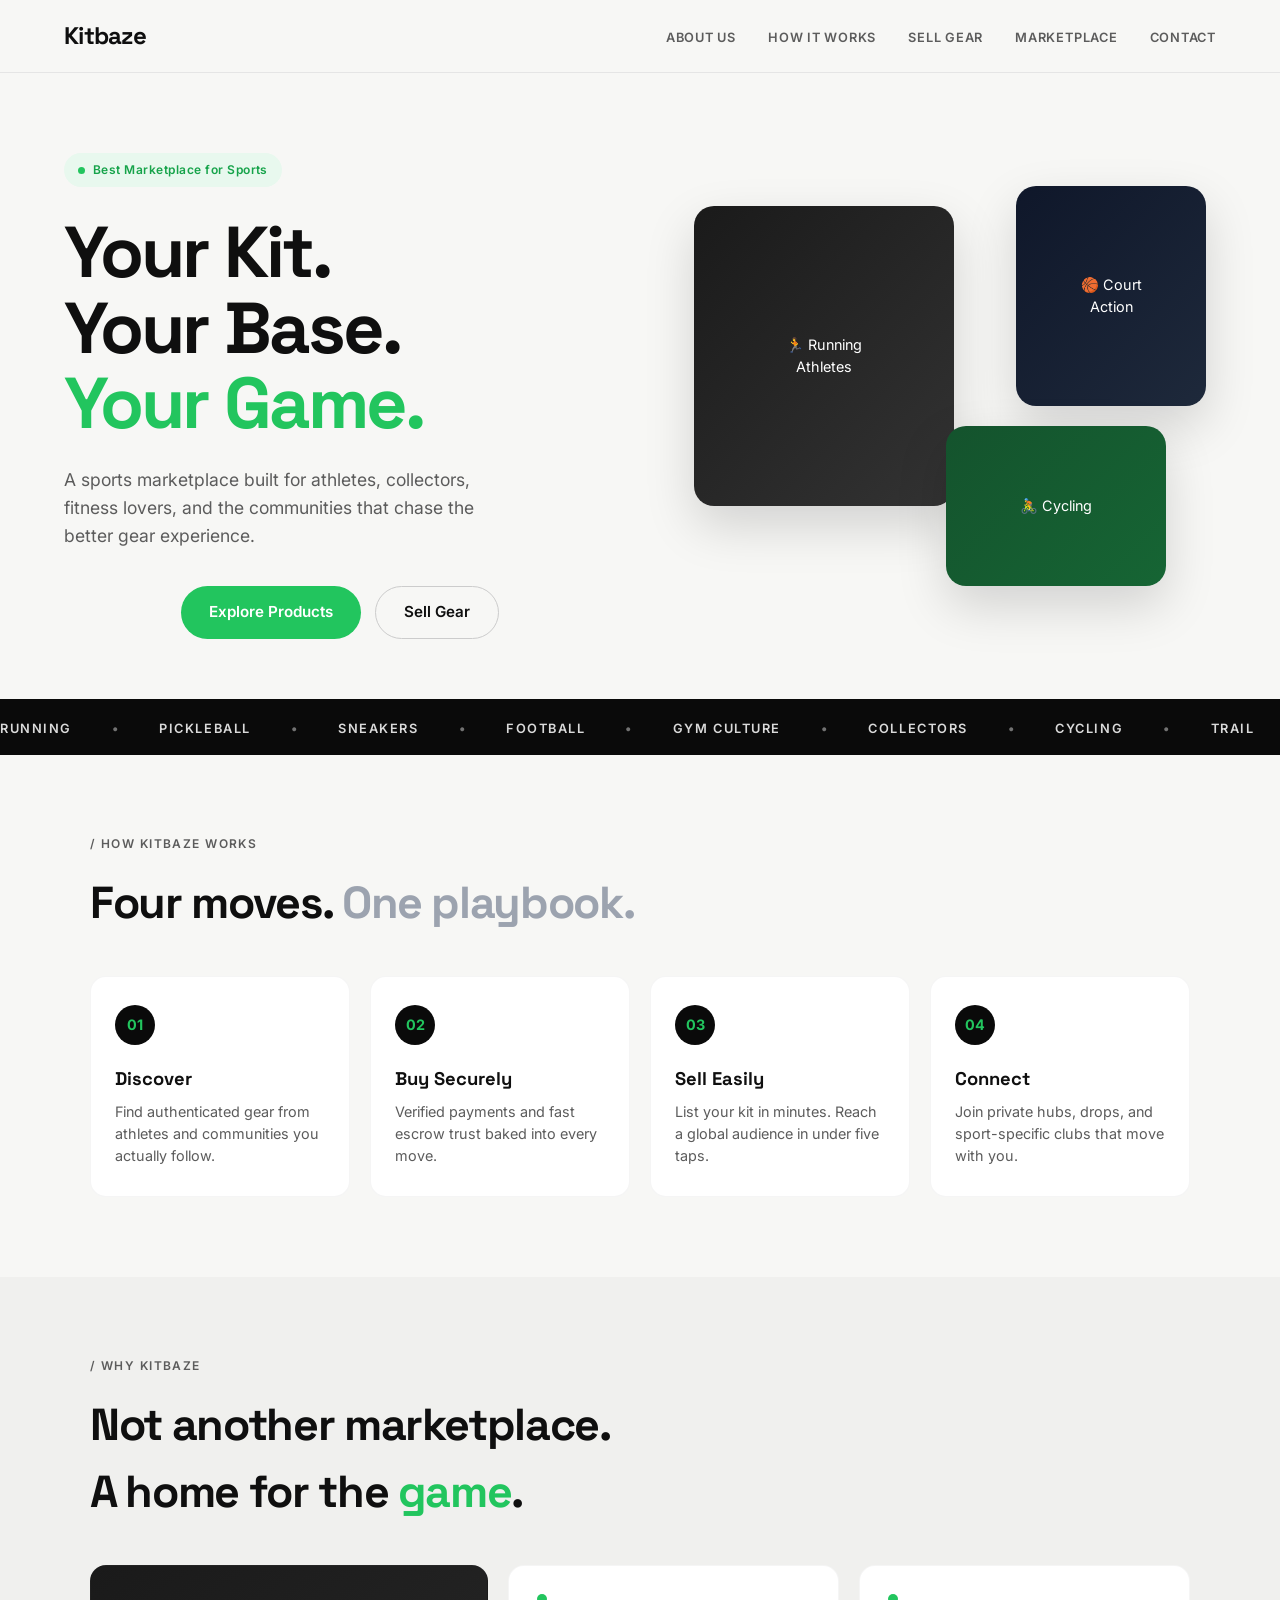
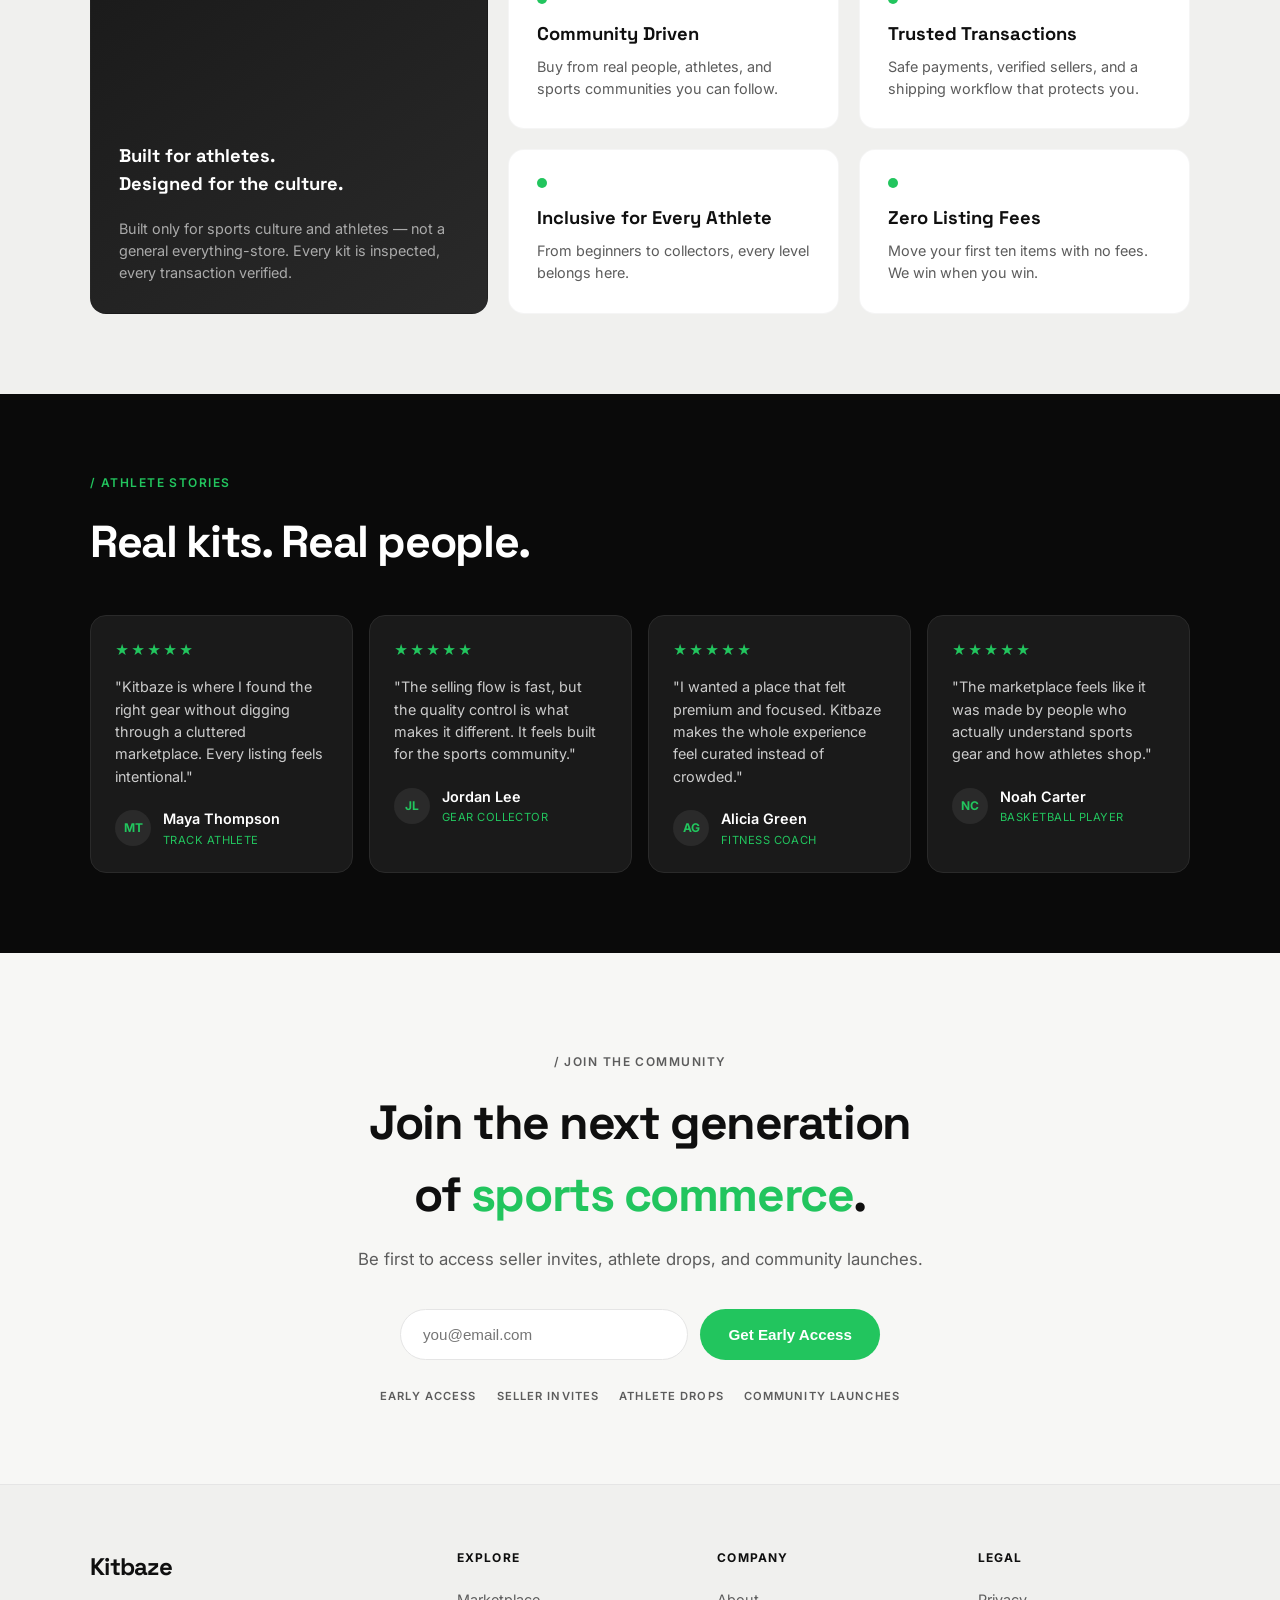
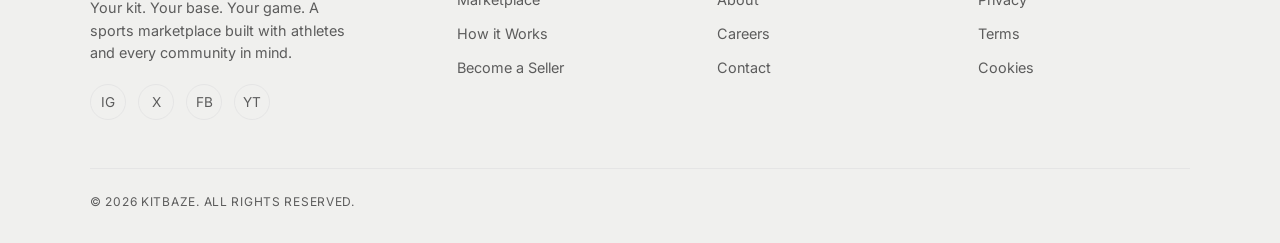
<file: index.html>
<!DOCTYPE html>
<html lang="en">
<head>
  <meta charset="UTF-8" />
  <meta name="viewport" content="width=device-width, initial-scale=1.0" />
  <title>Kitbaze — Your Kit. Your Base. Your Game.</title>
  <meta name="description" content="A sports marketplace built for athletes, collectors, fitness lovers, and the communities that chase the better gear experience." />
  <link rel="preconnect" href="https://fonts.googleapis.com" />
  <link rel="preconnect" href="https://fonts.gstatic.com" crossorigin />
  <link href="https://fonts.googleapis.com/css2?family=Inter:wght@400;500;600;700;800&family=Space+Grotesk:wght@500;600;700&display=swap" rel="stylesheet" />
  <link rel="stylesheet" href="styles.css" />
  <style>
    .hero {
      max-width: 1200px; margin: 0 auto; padding: 80px 24px 60px;
      display: grid; grid-template-columns: 1fr 1fr; gap: 48px; align-items: center;
    }
    .badge {
      display: inline-flex; align-items: center; gap: 8px;
      background: #e8f8ee; color: var(--green-dark); font-size: 0.75rem;
      font-weight: 600; letter-spacing: 0.04em; padding: 8px 14px;
      border-radius: 999px; margin-bottom: 28px;
    }
    .badge::before { content: ''; width: 7px; height: 7px; background: var(--green); border-radius: 50%; }
    .hero h1 {
      font-size: clamp(3rem, 6vw, 4.5rem); font-weight: 700;
      line-height: 1.05; letter-spacing: -0.04em; margin-bottom: 24px;
    }
    .hero h1 .green { color: var(--green); }
    .hero-desc { font-size: 1.1rem; color: var(--text-muted); max-width: 420px; margin-bottom: 36px; line-height: 1.6; }
    .hero-btns { display: flex; gap: 14px; flex-wrap: wrap; }
    .hero-images { position: relative; height: 420px; }
    .hero-img {
      position: absolute; border-radius: 20px; box-shadow: 0 20px 50px rgba(0,0,0,0.15);
      display: flex; align-items: center; justify-content: center; color: #fff;
      font-size: 0.9rem; text-align: center; padding: 16px;
    }
    .hero-img-1 { width: 260px; height: 300px; top: 20px; left: 30px; z-index: 2; background: linear-gradient(135deg,#1a1a1a,#333); }
    .hero-img-2 { width: 190px; height: 220px; top: 0; right: 10px; z-index: 1; background: linear-gradient(135deg,#0f172a,#1e293b); }
    .hero-img-3 { width: 220px; height: 160px; bottom: 20px; right: 50px; z-index: 3; background: linear-gradient(135deg,#14532d,#166534); }

    .marquee-wrap { background: var(--dark); color: #fff; overflow: hidden; padding: 16px 0; white-space: nowrap; }
    .marquee { display: inline-flex; gap: 40px; animation: scroll 30s linear infinite; }
    .marquee span { font-size: 0.8rem; font-weight: 600; letter-spacing: 0.12em; text-transform: uppercase; opacity: 0.85; }
    .marquee span::after { content: '•'; margin-left: 40px; opacity: 0.5; }
    @keyframes scroll { 0% { transform: translateX(0); } 100% { transform: translateX(-50%); } }

    .steps { display: grid; grid-template-columns: repeat(4, 1fr); gap: 20px; margin-top: 40px; }
    .step { background: var(--bg-card); border-radius: var(--radius); padding: 28px 24px; border: 1px solid rgba(0,0,0,0.04); }
    .step-num {
      width: 40px; height: 40px; background: var(--dark); color: var(--green);
      border-radius: 50%; display: flex; align-items: center; justify-content: center;
      font-weight: 700; font-size: 0.9rem; margin-bottom: 20px;
    }
    .step h3 { font-size: 1.15rem; font-weight: 700; margin-bottom: 8px; }
    .step p { font-size: 0.9rem; color: var(--text-muted); line-height: 1.55; }

    .features { display: grid; grid-template-columns: 1.2fr 1fr 1fr; gap: 20px; margin-top: 40px; }
    .feature-card { background: var(--bg-card); border-radius: var(--radius); padding: 28px; border: 1px solid rgba(0,0,0,0.04); }
    .feature-card.featured {
      background: linear-gradient(145deg,#1a1a1a,#2a2a2a); color: #fff;
      grid-row: span 2; display: flex; flex-direction: column; justify-content: flex-end; min-height: 300px;
    }
    .feature-card.featured p { color: #aaa; margin-top: 12px; }
    .feature-dot { width: 10px; height: 10px; background: var(--green); border-radius: 50%; margin-bottom: 16px; }
    .feature-card h3 { font-size: 1.15rem; font-weight: 700; margin-bottom: 8px; }
    .feature-card p { font-size: 0.9rem; color: var(--text-muted); line-height: 1.55; }

    .testimonials { background: var(--dark); color: #fff; }
    .testimonials .section-label { color: var(--green); }
    .testimonial-grid { display: grid; grid-template-columns: repeat(auto-fit, minmax(220px, 1fr)); gap: 16px; margin-top: 40px; }
    .testimonial { background: #1a1a1a; border-radius: var(--radius); padding: 24px; border: 1px solid #2a2a2a; }
    .stars { color: var(--green); font-size: 0.85rem; letter-spacing: 2px; margin-bottom: 16px; }
    .testimonial p { font-size: 0.9rem; line-height: 1.55; color: #ccc; margin-bottom: 20px; }
    .author { display: flex; align-items: center; gap: 12px; }
    .author-avatar {
      width: 36px; height: 36px; border-radius: 50%; background: #2a2a2a;
      display: flex; align-items: center; justify-content: center;
      font-size: 0.75rem; font-weight: 700; color: var(--green);
    }
    .author-name { font-weight: 600; font-size: 0.9rem; }
    .author-role { font-size: 0.7rem; color: var(--green); letter-spacing: 0.04em; text-transform: uppercase; margin-top: 2px; }

    .cta { text-align: center; padding: 100px 24px 80px; }
    .cta h2 { font-size: clamp(2rem, 4vw, 3rem); font-weight: 700; letter-spacing: -0.03em; margin-bottom: 16px; }
    .cta h2 .green { color: var(--green); }
    .cta-desc { color: var(--text-muted); margin-bottom: 36px; font-size: 1.05rem; }
    .cta-form { display: flex; gap: 12px; max-width: 480px; margin: 0 auto 28px; flex-wrap: wrap; justify-content: center; }
    .cta-form input {
      flex: 1; min-width: 220px; padding: 16px 22px; border-radius: 999px;
      border: 1.5px solid var(--border); background: #fff; font-size: 0.95rem; outline: none;
    }
    .cta-form input:focus { border-color: var(--green); }
    .cta-tags { display: flex; gap: 20px; justify-content: center; flex-wrap: wrap; font-size: 0.7rem; font-weight: 600; letter-spacing: 0.1em; text-transform: uppercase; color: var(--text-muted); }

    @media (max-width: 900px) {
      .hero { grid-template-columns: 1fr; }
      .hero-images { height: 320px; order: -1; }
      .steps { grid-template-columns: 1fr 1fr; }
      .features { grid-template-columns: 1fr; }
      .feature-card.featured { grid-row: auto; min-height: 220px; }
    }
    @media (max-width: 600px) { .steps { grid-template-columns: 1fr; } }
  </style>
</head>
<body>
  <nav class="nav">
    <div class="nav-inner">
      <a href="index.html" class="logo">Kitbaze</a>
      <ul class="nav-links">
        <li><a href="about.html">About Us</a></li>
        <li><a href="how-it-works.html">How It Works</a></li>
        <li><a href="seller.html">Sell Gear</a></li>
        <li><a href="marketplace.html">Marketplace</a></li>
        <li><a href="contact.html">Contact</a></li>
      </ul>
    </div>
  </nav>

  <header class="hero">
    <div>
      <div class="badge">Best Marketplace for Sports</div>
      <h1>Your Kit.<br>Your Base.<br><span class="green">Your Game.</span></h1>
      <p class="hero-desc">A sports marketplace built for athletes, collectors, fitness lovers, and the communities that chase the better gear experience.</p>
      <div class="hero-btns">
        <a href="marketplace.html" class="btn btn-primary">Explore Products</a>
        <a href="seller.html" class="btn btn-outline">Sell Gear</a>
      </div>
    </div>
    <div class="hero-images">
      <div class="hero-img hero-img-1">🏃 Running<br>Athletes</div>
      <div class="hero-img hero-img-2">🏀 Court<br>Action</div>
      <div class="hero-img hero-img-3">🚴 Cycling</div>
    </div>
  </header>

  <div class="marquee-wrap">
    <div class="marquee">
      <span>Running</span><span>Pickleball</span><span>Sneakers</span><span>Football</span>
      <span>Gym Culture</span><span>Collectors</span><span>Cycling</span><span>Trail</span>
      <span>Triathlon</span><span>Marathons</span><span>Track & Field</span><span>Swim</span>
      <span>Hiking</span><span>Yoga</span><span>Climbing</span><span>CrossFit</span>
      <span>Running</span><span>Pickleball</span><span>Sneakers</span><span>Football</span>
      <span>Gym Culture</span><span>Collectors</span><span>Cycling</span><span>Trail</span>
      <span>Triathlon</span><span>Marathons</span><span>Track & Field</span><span>Swim</span>
      <span>Hiking</span><span>Yoga</span><span>Climbing</span><span>CrossFit</span>
    </div>
  </div>

  <section>
    <div class="container">
      <div class="section-label">/ How Kitbaze Works</div>
      <h2 style="font-size:clamp(2rem,4vw,2.8rem);font-weight:700;letter-spacing:-0.03em;margin-bottom:8px;">Four moves. <span style="color:#9ca3af;">One playbook.</span></h2>
      <div class="steps">
        <div class="step"><div class="step-num">01</div><h3>Discover</h3><p>Find authenticated gear from athletes and communities you actually follow.</p></div>
        <div class="step"><div class="step-num">02</div><h3>Buy Securely</h3><p>Verified payments and fast escrow trust baked into every move.</p></div>
        <div class="step"><div class="step-num">03</div><h3>Sell Easily</h3><p>List your kit in minutes. Reach a global audience in under five taps.</p></div>
        <div class="step"><div class="step-num">04</div><h3>Connect</h3><p>Join private hubs, drops, and sport-specific clubs that move with you.</p></div>
      </div>
    </div>
  </section>

  <section style="background:#f0f0ee;">
    <div class="container">
      <div class="section-label">/ Why Kitbaze</div>
      <h2 style="font-size:clamp(2rem,4vw,2.8rem);font-weight:700;letter-spacing:-0.03em;max-width:600px;">Not another marketplace.<br>A home for the <span style="color:var(--green);">game</span>.</h2>
      <div class="features">
        <div class="feature-card featured">
          <h3>Built for athletes.<br>Designed for the culture.</h3>
          <p>Built only for sports culture and athletes — not a general everything-store. Every kit is inspected, every transaction verified.</p>
        </div>
        <div class="feature-card"><div class="feature-dot"></div><h3>Community Driven</h3><p>Buy from real people, athletes, and sports communities you can follow.</p></div>
        <div class="feature-card"><div class="feature-dot"></div><h3>Trusted Transactions</h3><p>Safe payments, verified sellers, and a shipping workflow that protects you.</p></div>
        <div class="feature-card"><div class="feature-dot"></div><h3>Inclusive for Every Athlete</h3><p>From beginners to collectors, every level belongs here.</p></div>
        <div class="feature-card"><div class="feature-dot"></div><h3>Zero Listing Fees</h3><p>Move your first ten items with no fees. We win when you win.</p></div>
      </div>
    </div>
  </section>

  <section class="testimonials">
    <div class="container">
      <div class="section-label">/ Athlete Stories</div>
      <h2 style="font-size:clamp(2rem,4vw,2.8rem);font-weight:700;letter-spacing:-0.03em;">Real kits. Real people.</h2>
      <div class="testimonial-grid">
        <div class="testimonial">
          <div class="stars">★★★★★</div>
          <p>"Kitbaze is where I found the right gear without digging through a cluttered marketplace. Every listing feels intentional."</p>
          <div class="author"><div class="author-avatar">MT</div><div><div class="author-name">Maya Thompson</div><div class="author-role">Track Athlete</div></div></div>
        </div>
        <div class="testimonial">
          <div class="stars">★★★★★</div>
          <p>"The selling flow is fast, but the quality control is what makes it different. It feels built for the sports community."</p>
          <div class="author"><div class="author-avatar">JL</div><div><div class="author-name">Jordan Lee</div><div class="author-role">Gear Collector</div></div></div>
        </div>
        <div class="testimonial">
          <div class="stars">★★★★★</div>
          <p>"I wanted a place that felt premium and focused. Kitbaze makes the whole experience feel curated instead of crowded."</p>
          <div class="author"><div class="author-avatar">AG</div><div><div class="author-name">Alicia Green</div><div class="author-role">Fitness Coach</div></div></div>
        </div>
        <div class="testimonial">
          <div class="stars">★★★★★</div>
          <p>"The marketplace feels like it was made by people who actually understand sports gear and how athletes shop."</p>
          <div class="author"><div class="author-avatar">NC</div><div><div class="author-name">Noah Carter</div><div class="author-role">Basketball Player</div></div></div>
        </div>
      </div>
    </div>
  </section>

  <section class="cta">
    <div class="section-label">/ Join the Community</div>
    <h2>Join the next generation<br>of <span class="green">sports commerce</span>.</h2>
    <p class="cta-desc">Be first to access seller invites, athlete drops, and community launches.</p>
    <form class="cta-form" onsubmit="event.preventDefault(); alert('Thanks! You\'re on the list.');">
      <input type="email" placeholder="you@email.com" required />
      <button type="submit" class="btn btn-primary">Get Early Access</button>
    </form>
    <div class="cta-tags">
      <span>Early Access</span><span>Seller Invites</span><span>Athlete Drops</span><span>Community Launches</span>
    </div>
  </section>

  <footer>
    <div class="footer-inner">
      <div class="footer-brand">
        <div class="logo">Kitbaze</div>
        <p>Your kit. Your base. Your game. A sports marketplace built with athletes and every community in mind.</p>
        <div class="footer-social">
          <a href="#">IG</a><a href="#">X</a><a href="#">FB</a><a href="#">YT</a>
        </div>
      </div>
      <div class="footer-col">
        <h4>Explore</h4>
        <a href="marketplace.html">Marketplace</a>
        <a href="how-it-works.html">How it Works</a>
        <a href="seller.html">Become a Seller</a>
      </div>
      <div class="footer-col">
        <h4>Company</h4>
        <a href="about.html">About</a>
        <a href="#">Careers</a>
        <a href="contact.html">Contact</a>
      </div>
      <div class="footer-col">
        <h4>Legal</h4>
        <a href="#">Privacy</a>
        <a href="#">Terms</a>
        <a href="#">Cookies</a>
      </div>
    </div>
    <div class="footer-bottom">© 2026 KITBAZE. ALL RIGHTS RESERVED.</div>
  </footer>
</body>
</html>
</file>
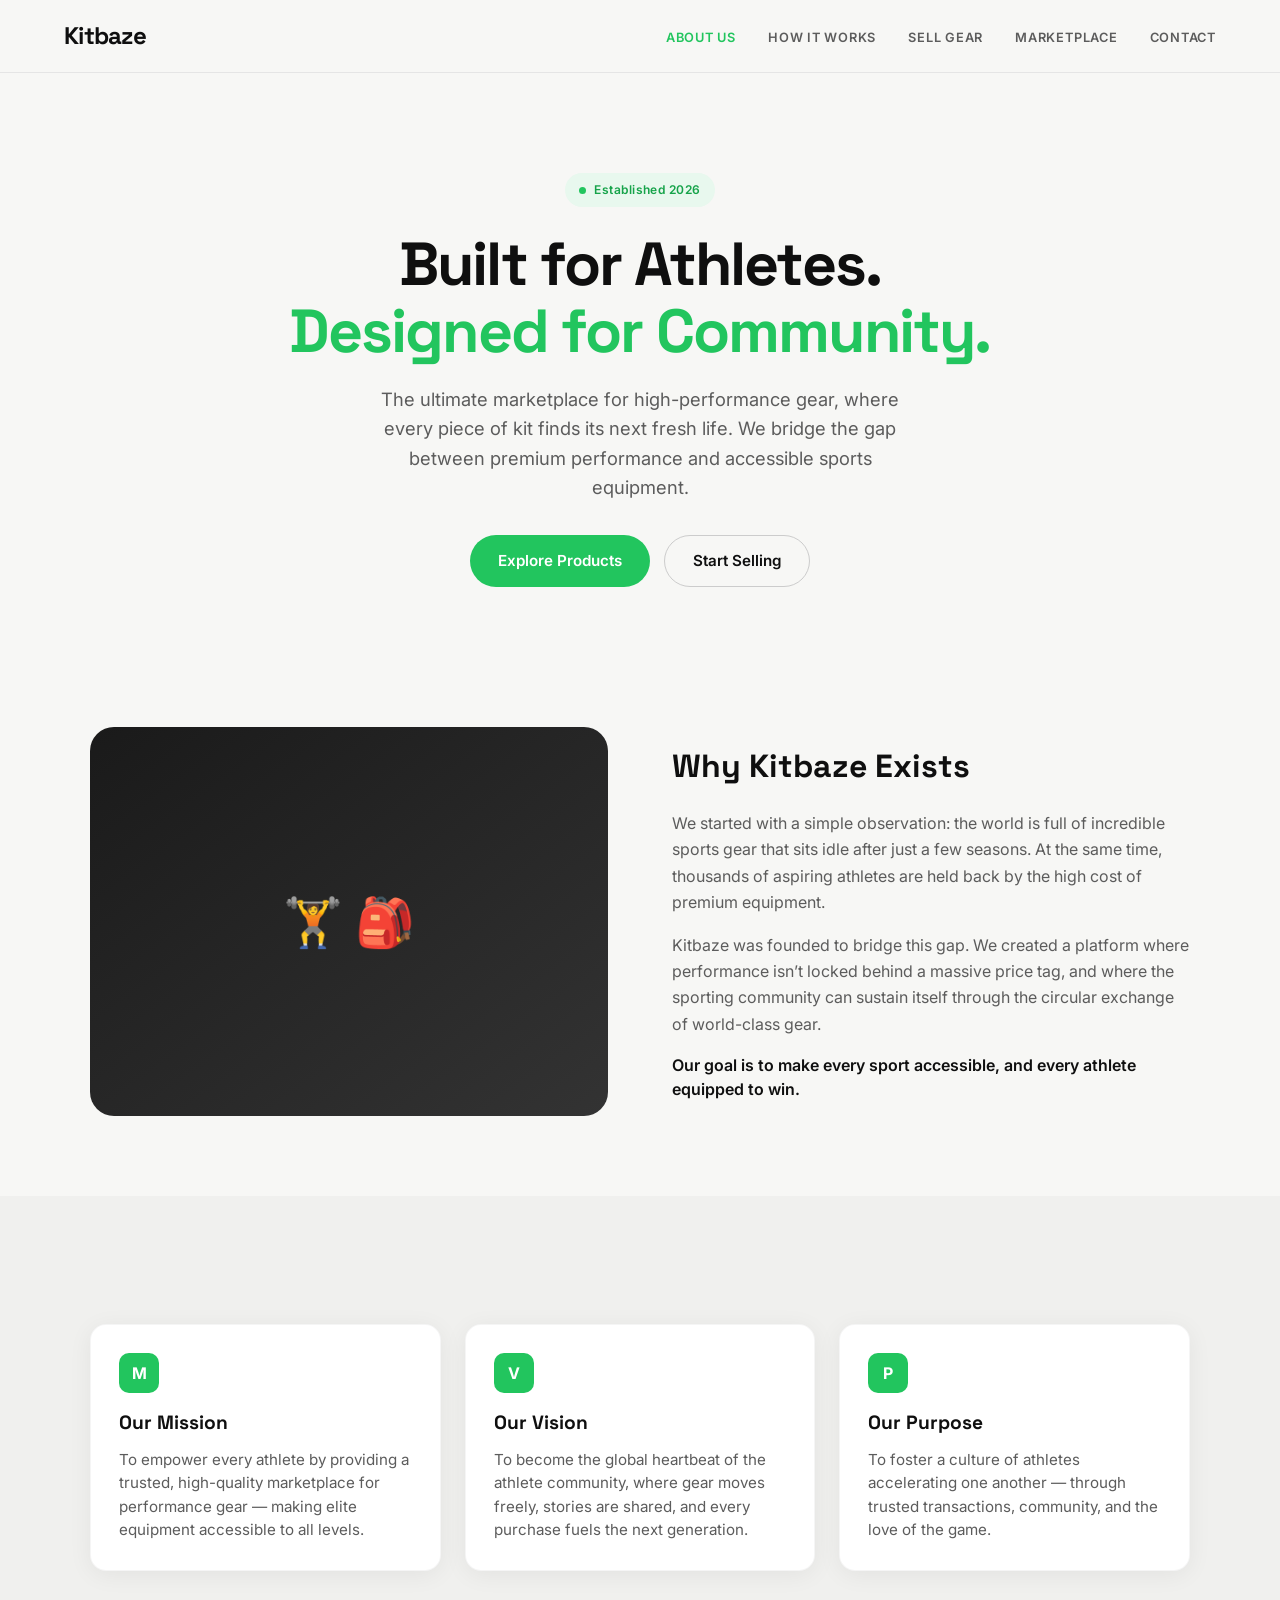
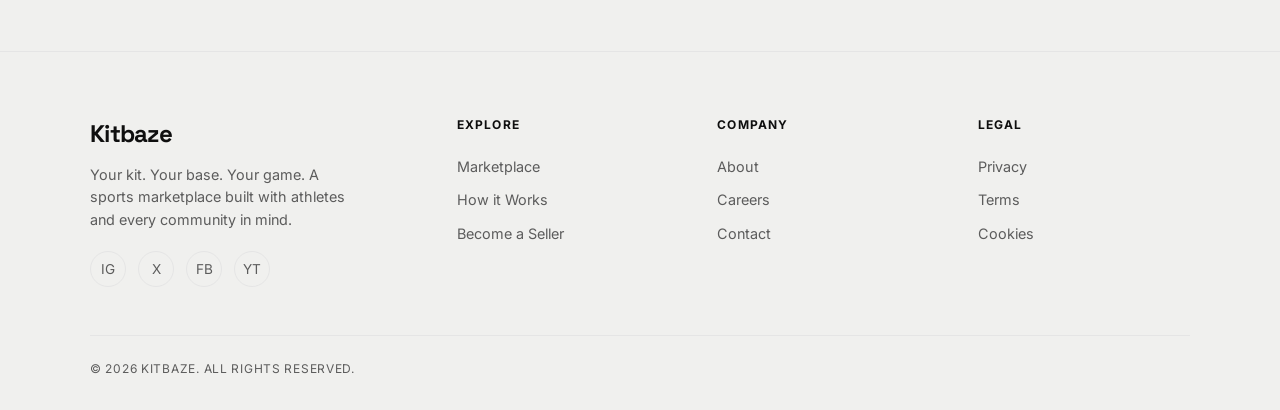
<file: about.html>
<!DOCTYPE html>
<html lang="en">
<head>
  <meta charset="UTF-8" />
  <meta name="viewport" content="width=device-width, initial-scale=1.0" />
  <title>About Us — Kitbaze</title>
  <link rel="preconnect" href="https://fonts.googleapis.com" />
  <link rel="preconnect" href="https://fonts.gstatic.com" crossorigin />
  <link href="https://fonts.googleapis.com/css2?family=Inter:wght@400;500;600;700;800&family=Space+Grotesk:wght@500;600;700&display=swap" rel="stylesheet" />
  <link rel="stylesheet" href="styles.css" />
</head>
<body>
  <nav class="nav">
    <div class="nav-inner">
      <a href="index.html" class="logo">Kitbaze</a>
      <ul class="nav-links">
        <li><a href="about.html" class="active">About Us</a></li>
        <li><a href="how-it-works.html">How It Works</a></li>
        <li><a href="seller.html">Sell Gear</a></li>
        <li><a href="marketplace.html">Marketplace</a></li>
        <li><a href="contact.html">Contact</a></li>
      </ul>
    </div>
  </nav>

  <section class="hero-simple">
    <div class="badge">Established 2026</div>
    <h1>Built for Athletes.<br><span class="green">Designed for Community.</span></h1>
    <p>The ultimate marketplace for high-performance gear, where every piece of kit finds its next fresh life. We bridge the gap between premium performance and accessible sports equipment.</p>
    <div class="hero-btns">
      <a href="marketplace.html" class="btn btn-primary">Explore Products</a>
      <a href="seller.html" class="btn btn-outline">Start Selling</a>
    </div>
  </section>

  <section>
    <div class="container" style="display:grid;grid-template-columns:1fr 1fr;gap:64px;align-items:center;">
      <div style="border-radius:24px;aspect-ratio:4/3;background:linear-gradient(145deg,#1a1a1a,#333);display:flex;align-items:center;justify-content:center;font-size:3rem;color:#fff;">🏋️ 🎒</div>
      <div>
        <h2 style="font-size:2rem;font-weight:700;margin-bottom:20px;">Why Kitbaze Exists</h2>
        <p style="color:var(--text-muted);margin-bottom:16px;line-height:1.65;">We started with a simple observation: the world is full of incredible sports gear that sits idle after just a few seasons. At the same time, thousands of aspiring athletes are held back by the high cost of premium equipment.</p>
        <p style="color:var(--text-muted);margin-bottom:16px;line-height:1.65;">Kitbaze was founded to bridge this gap. We created a platform where performance isn’t locked behind a massive price tag, and where the sporting community can sustain itself through the circular exchange of world-class gear.</p>
        <p style="font-weight:600;">Our goal is to make every sport accessible, and every athlete equipped to win.</p>
      </div>
    </div>
  </section>

  <section style="background:#f0f0ee;">
    <div class="container">
      <div class="card-grid">
        <div class="card">
          <div style="width:40px;height:40px;background:var(--green);border-radius:10px;display:flex;align-items:center;justify-content:center;color:#fff;font-weight:700;margin-bottom:16px;">M</div>
          <h3>Our Mission</h3>
          <p>To empower every athlete by providing a trusted, high-quality marketplace for performance gear — making elite equipment accessible to all levels.</p>
        </div>
        <div class="card">
          <div style="width:40px;height:40px;background:var(--green);border-radius:10px;display:flex;align-items:center;justify-content:center;color:#fff;font-weight:700;margin-bottom:16px;">V</div>
          <h3>Our Vision</h3>
          <p>To become the global heartbeat of the athlete community, where gear moves freely, stories are shared, and every purchase fuels the next generation.</p>
        </div>
        <div class="card">
          <div style="width:40px;height:40px;background:var(--green);border-radius:10px;display:flex;align-items:center;justify-content:center;color:#fff;font-weight:700;margin-bottom:16px;">P</div>
          <h3>Our Purpose</h3>
          <p>To foster a culture of athletes accelerating one another — through trusted transactions, community, and the love of the game.</p>
        </div>
      </div>
    </div>
  </section>

  <footer>
    <div class="footer-inner">
      <div class="footer-brand">
        <div class="logo">Kitbaze</div>
        <p>Your kit. Your base. Your game. A sports marketplace built with athletes and every community in mind.</p>
        <div class="footer-social"><a href="#">IG</a><a href="#">X</a><a href="#">FB</a><a href="#">YT</a></div>
      </div>
      <div class="footer-col"><h4>Explore</h4><a href="marketplace.html">Marketplace</a><a href="how-it-works.html">How it Works</a><a href="seller.html">Become a Seller</a></div>
      <div class="footer-col"><h4>Company</h4><a href="about.html">About</a><a href="#">Careers</a><a href="contact.html">Contact</a></div>
      <div class="footer-col"><h4>Legal</h4><a href="#">Privacy</a><a href="#">Terms</a><a href="#">Cookies</a></div>
    </div>
    <div class="footer-bottom">© 2026 KITBAZE. ALL RIGHTS RESERVED.</div>
  </footer>
</body>
</html>
</file>
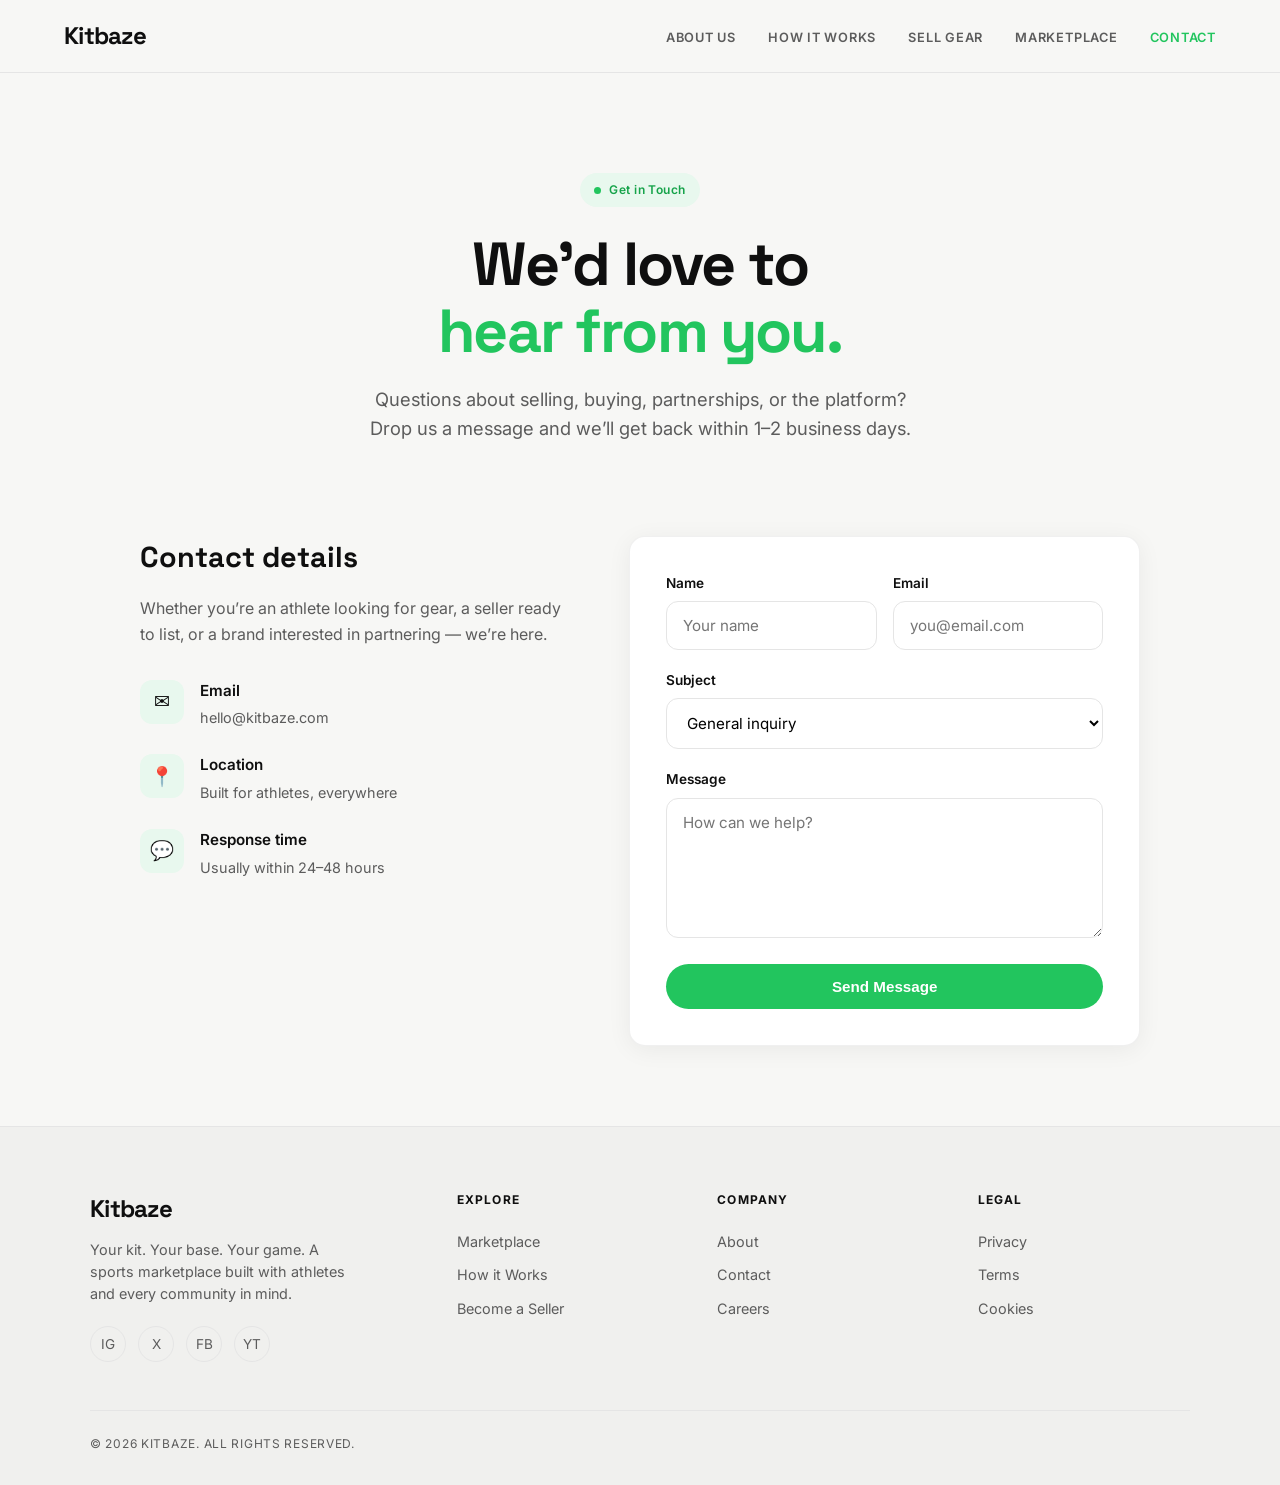
<file: contact.html>
<!DOCTYPE html>
<html lang="en">
<head>
  <meta charset="UTF-8" />
  <meta name="viewport" content="width=device-width, initial-scale=1.0" />
  <title>Contact — Kitbaze</title>
  <link rel="preconnect" href="https://fonts.googleapis.com" />
  <link rel="preconnect" href="https://fonts.gstatic.com" crossorigin />
  <link href="https://fonts.googleapis.com/css2?family=Inter:wght@400;500;600;700;800&family=Space+Grotesk:wght@500;600;700&display=swap" rel="stylesheet" />
  <link rel="stylesheet" href="styles.css" />
  <style>
    .contact-grid {
      display: grid;
      grid-template-columns: 1fr 1.2fr;
      gap: 64px;
      align-items: start;
      max-width: 1000px;
      margin: 0 auto;
    }
    .contact-info h2 {
      font-size: 1.8rem;
      font-weight: 700;
      margin-bottom: 16px;
    }
    .contact-info p {
      color: var(--text-muted);
      line-height: 1.65;
      margin-bottom: 32px;
    }
    .info-item {
      display: flex;
      gap: 16px;
      margin-bottom: 24px;
    }
    .info-icon {
      width: 44px;
      height: 44px;
      background: #e8f8ee;
      border-radius: 12px;
      display: flex;
      align-items: center;
      justify-content: center;
      font-size: 1.2rem;
      flex-shrink: 0;
    }
    .info-item h4 {
      font-size: 0.95rem;
      font-weight: 600;
      margin-bottom: 4px;
    }
    .info-item p {
      font-size: 0.9rem;
      color: var(--text-muted);
      margin: 0;
    }
    .contact-form {
      background: var(--bg-card);
      border-radius: var(--radius);
      padding: 36px;
      border: 1px solid rgba(0,0,0,0.06);
      box-shadow: var(--shadow);
    }
    .form-group {
      margin-bottom: 20px;
    }
    .form-group label {
      display: block;
      font-size: 0.85rem;
      font-weight: 600;
      margin-bottom: 8px;
    }
    .form-group input,
    .form-group select,
    .form-group textarea {
      width: 100%;
      padding: 14px 16px;
      border: 1.5px solid var(--border);
      border-radius: 12px;
      font-size: 0.95rem;
      font-family: inherit;
      background: #fff;
      outline: none;
      transition: border-color 0.2s;
    }
    .form-group input:focus,
    .form-group select:focus,
    .form-group textarea:focus {
      border-color: var(--green);
    }
    .form-group textarea {
      min-height: 140px;
      resize: vertical;
    }
    .form-row {
      display: grid;
      grid-template-columns: 1fr 1fr;
      gap: 16px;
    }
    @media (max-width: 800px) {
      .contact-grid { grid-template-columns: 1fr; gap: 40px; }
      .form-row { grid-template-columns: 1fr; }
    }
  </style>
</head>
<body>
  <nav class="nav">
    <div class="nav-inner">
      <a href="index.html" class="logo">Kitbaze</a>
      <ul class="nav-links">
        <li><a href="about.html">About Us</a></li>
        <li><a href="how-it-works.html">How It Works</a></li>
        <li><a href="seller.html">Sell Gear</a></li>
        <li><a href="marketplace.html">Marketplace</a></li>
        <li><a href="contact.html" class="active">Contact</a></li>
      </ul>
    </div>
  </nav>

  <section class="hero-simple" style="padding-bottom: 40px;">
    <div class="badge">Get in Touch</div>
    <h1>We’d love to<br><span class="green">hear from you.</span></h1>
    <p>Questions about selling, buying, partnerships, or the platform? Drop us a message and we’ll get back within 1–2 business days.</p>
  </section>

  <section style="padding-top: 20px;">
    <div class="container">
      <div class="contact-grid">
        <div class="contact-info">
          <h2>Contact details</h2>
          <p>Whether you’re an athlete looking for gear, a seller ready to list, or a brand interested in partnering — we’re here.</p>

          <div class="info-item">
            <div class="info-icon">✉️</div>
            <div>
              <h4>Email</h4>
              <p>hello@kitbaze.com</p>
            </div>
          </div>
          <div class="info-item">
            <div class="info-icon">📍</div>
            <div>
              <h4>Location</h4>
              <p>Built for athletes, everywhere</p>
            </div>
          </div>
          <div class="info-item">
            <div class="info-icon">💬</div>
            <div>
              <h4>Response time</h4>
              <p>Usually within 24–48 hours</p>
            </div>
          </div>
        </div>

        <div class="contact-form">
          <form action="https://formspree.io/f/YOUR_FORM_ID" method="POST">
            <div class="form-row">
              <div class="form-group">
                <label for="name">Name</label>
                <input type="text" id="name" name="name" placeholder="Your name" required />
              </div>
              <div class="form-group">
                <label for="email">Email</label>
                <input type="email" id="email" name="email" placeholder="you@email.com" required />
              </div>
            </div>
            <div class="form-group">
              <label for="subject">Subject</label>
              <select id="subject" name="subject">
                <option value="general">General inquiry</option>
                <option value="seller">Become a seller</option>
                <option value="buyer">Buying / order help</option>
                <option value="partnership">Partnership / press</option>
                <option value="support">Technical support</option>
              </select>
            </div>
            <div class="form-group">
              <label for="message">Message</label>
              <textarea id="message" name="message" placeholder="How can we help?" required></textarea>
            </div>
            <button type="submit" class="btn btn-primary" style="width:100%;">Send Message</button>
          </form>
        </div>
      </div>
    </div>
  </section>

  <footer>
    <div class="footer-inner">
      <div class="footer-brand">
        <div class="logo">Kitbaze</div>
        <p>Your kit. Your base. Your game. A sports marketplace built with athletes and every community in mind.</p>
        <div class="footer-social"><a href="#">IG</a><a href="#">X</a><a href="#">FB</a><a href="#">YT</a></div>
      </div>
      <div class="footer-col">
        <h4>Explore</h4>
        <a href="marketplace.html">Marketplace</a>
        <a href="how-it-works.html">How it Works</a>
        <a href="seller.html">Become a Seller</a>
      </div>
      <div class="footer-col">
        <h4>Company</h4>
        <a href="about.html">About</a>
        <a href="contact.html">Contact</a>
        <a href="#">Careers</a>
      </div>
      <div class="footer-col">
        <h4>Legal</h4>
        <a href="#">Privacy</a>
        <a href="#">Terms</a>
        <a href="#">Cookies</a>
      </div>
    </div>
    <div class="footer-bottom">© 2026 KITBAZE. ALL RIGHTS RESERVED.</div>
  </footer>
</body>
</html>
</file>
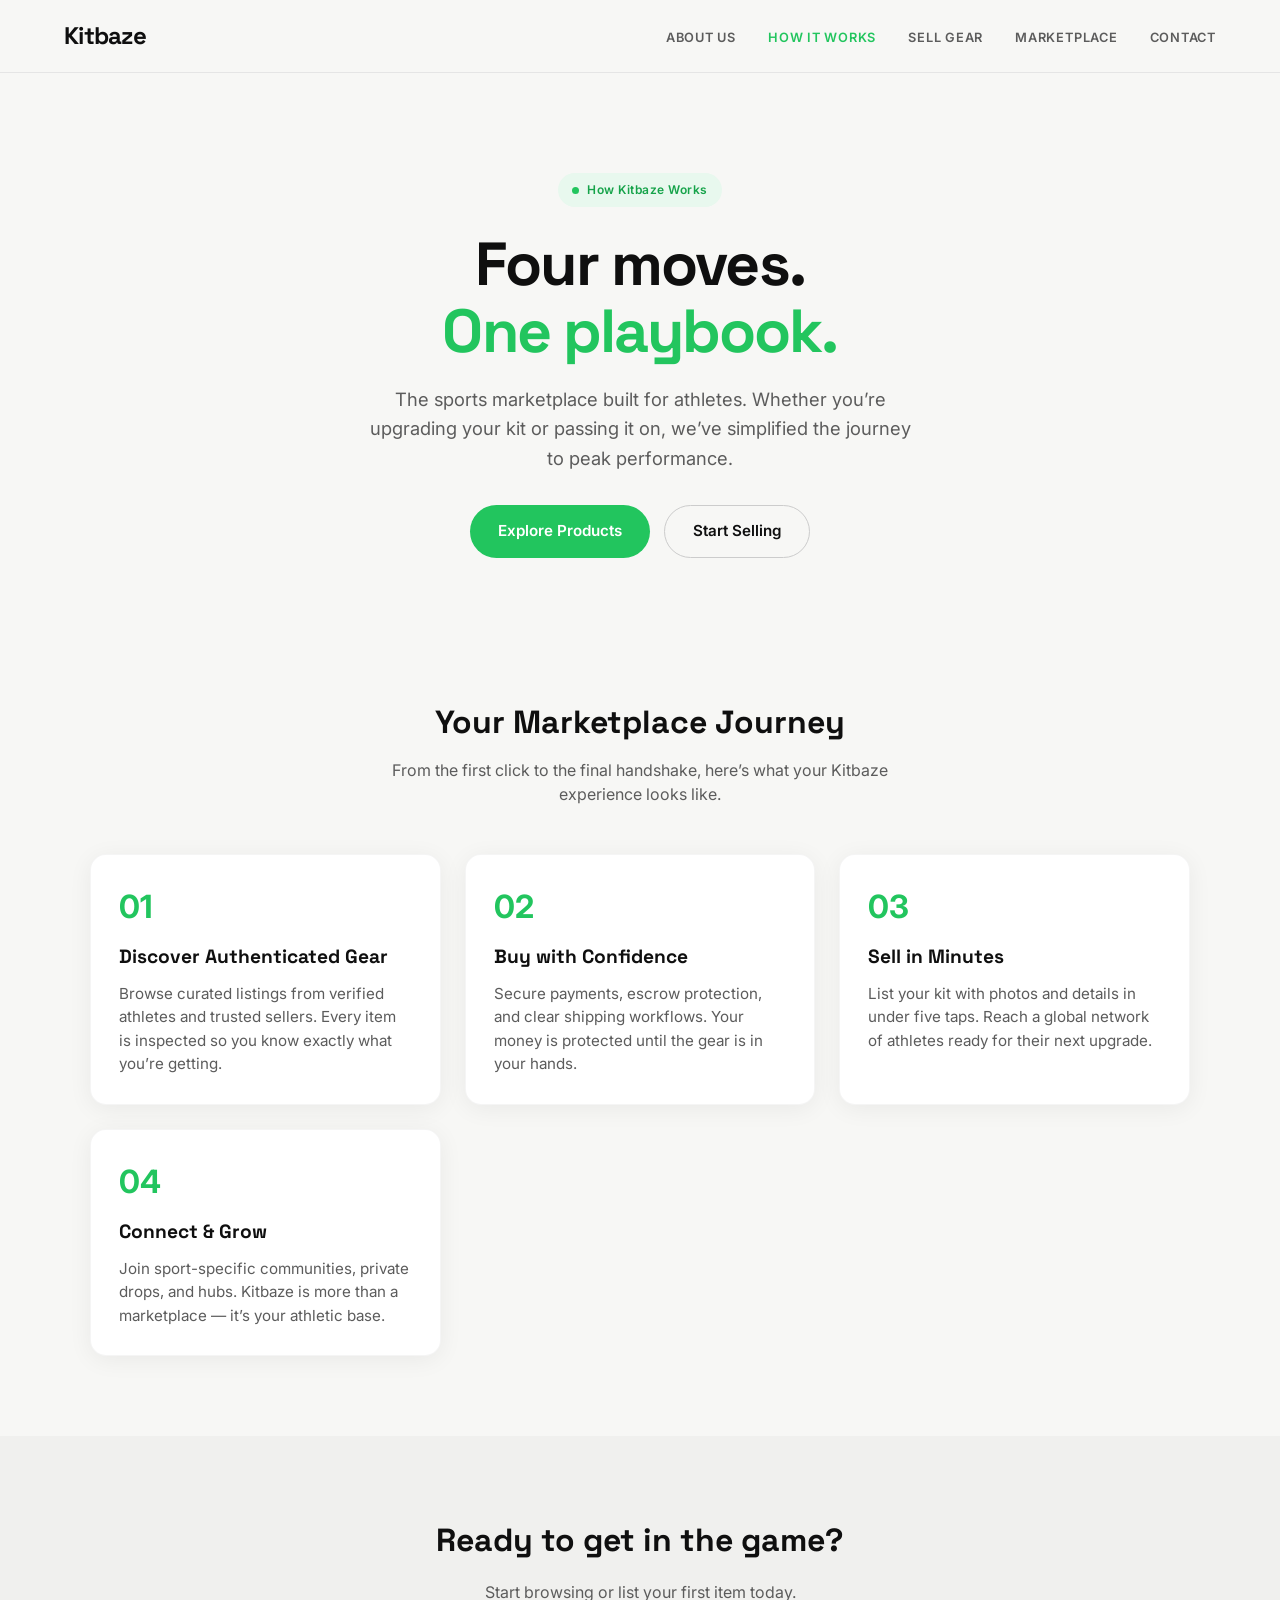
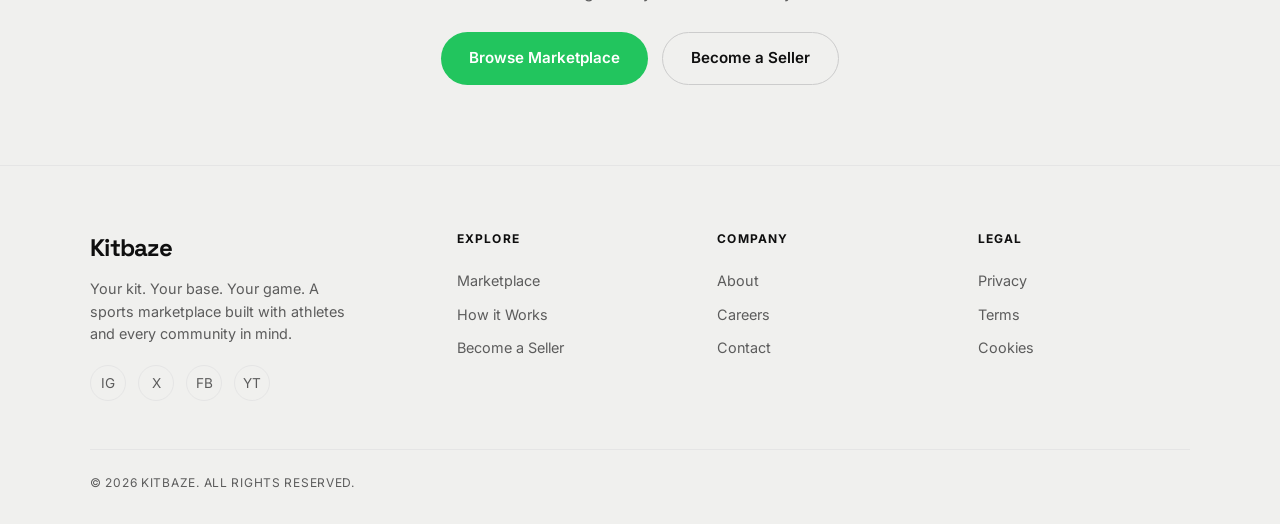
<file: how-it-works.html>
<!DOCTYPE html>
<html lang="en">
<head>
  <meta charset="UTF-8" />
  <meta name="viewport" content="width=device-width, initial-scale=1.0" />
  <title>How It Works — Kitbaze</title>
  <link rel="preconnect" href="https://fonts.googleapis.com" />
  <link rel="preconnect" href="https://fonts.gstatic.com" crossorigin />
  <link href="https://fonts.googleapis.com/css2?family=Inter:wght@400;500;600;700;800&family=Space+Grotesk:wght@500;600;700&display=swap" rel="stylesheet" />
  <link rel="stylesheet" href="styles.css" />
</head>
<body>
  <nav class="nav">
    <div class="nav-inner">
      <a href="index.html" class="logo">Kitbaze</a>
      <ul class="nav-links">
        <li><a href="about.html">About Us</a></li>
        <li><a href="how-it-works.html" class="active">How It Works</a></li>
        <li><a href="seller.html">Sell Gear</a></li>
        <li><a href="marketplace.html">Marketplace</a></li>
        <li><a href="contact.html">Contact</a></li>
      </ul>
    </div>
  </nav>

  <section class="hero-simple">
    <div class="badge">How Kitbaze Works</div>
    <h1>Four moves.<br><span class="green">One playbook.</span></h1>
    <p>The sports marketplace built for athletes. Whether you’re upgrading your kit or passing it on, we’ve simplified the journey to peak performance.</p>
    <div class="hero-btns">
      <a href="marketplace.html" class="btn btn-primary">Explore Products</a>
      <a href="seller.html" class="btn btn-outline">Start Selling</a>
    </div>
  </section>

  <section>
    <div class="container">
      <h2 style="font-size:2rem;font-weight:700;text-align:center;margin-bottom:12px;">Your Marketplace Journey</h2>
      <p style="text-align:center;color:var(--text-muted);max-width:500px;margin:0 auto 48px;">From the first click to the final handshake, here’s what your Kitbaze experience looks like.</p>

      <div class="card-grid">
        <div class="card">
          <div style="font-size:2rem;font-weight:700;color:var(--green);margin-bottom:12px;">01</div>
          <h3>Discover Authenticated Gear</h3>
          <p>Browse curated listings from verified athletes and trusted sellers. Every item is inspected so you know exactly what you’re getting.</p>
        </div>
        <div class="card">
          <div style="font-size:2rem;font-weight:700;color:var(--green);margin-bottom:12px;">02</div>
          <h3>Buy with Confidence</h3>
          <p>Secure payments, escrow protection, and clear shipping workflows. Your money is protected until the gear is in your hands.</p>
        </div>
        <div class="card">
          <div style="font-size:2rem;font-weight:700;color:var(--green);margin-bottom:12px;">03</div>
          <h3>Sell in Minutes</h3>
          <p>List your kit with photos and details in under five taps. Reach a global network of athletes ready for their next upgrade.</p>
        </div>
        <div class="card">
          <div style="font-size:2rem;font-weight:700;color:var(--green);margin-bottom:12px;">04</div>
          <h3>Connect & Grow</h3>
          <p>Join sport-specific communities, private drops, and hubs. Kitbaze is more than a marketplace — it’s your athletic base.</p>
        </div>
      </div>
    </div>
  </section>

  <section style="background:#f0f0ee;">
    <div class="container" style="text-align:center;">
      <h2 style="font-size:2rem;font-weight:700;margin-bottom:16px;">Ready to get in the game?</h2>
      <p style="color:var(--text-muted);margin-bottom:28px;">Start browsing or list your first item today.</p>
      <div class="hero-btns">
        <a href="marketplace.html" class="btn btn-primary">Browse Marketplace</a>
        <a href="seller.html" class="btn btn-outline">Become a Seller</a>
      </div>
    </div>
  </section>

  <footer>
    <div class="footer-inner">
      <div class="footer-brand">
        <div class="logo">Kitbaze</div>
        <p>Your kit. Your base. Your game. A sports marketplace built with athletes and every community in mind.</p>
        <div class="footer-social"><a href="#">IG</a><a href="#">X</a><a href="#">FB</a><a href="#">YT</a></div>
      </div>
      <div class="footer-col"><h4>Explore</h4><a href="marketplace.html">Marketplace</a><a href="how-it-works.html">How it Works</a><a href="seller.html">Become a Seller</a></div>
      <div class="footer-col"><h4>Company</h4><a href="about.html">About</a><a href="#">Careers</a><a href="contact.html">Contact</a></div>
      <div class="footer-col"><h4>Legal</h4><a href="#">Privacy</a><a href="#">Terms</a><a href="#">Cookies</a></div>
    </div>
    <div class="footer-bottom">© 2026 KITBAZE. ALL RIGHTS RESERVED.</div>
  </footer>
</body>
</html>
</file>
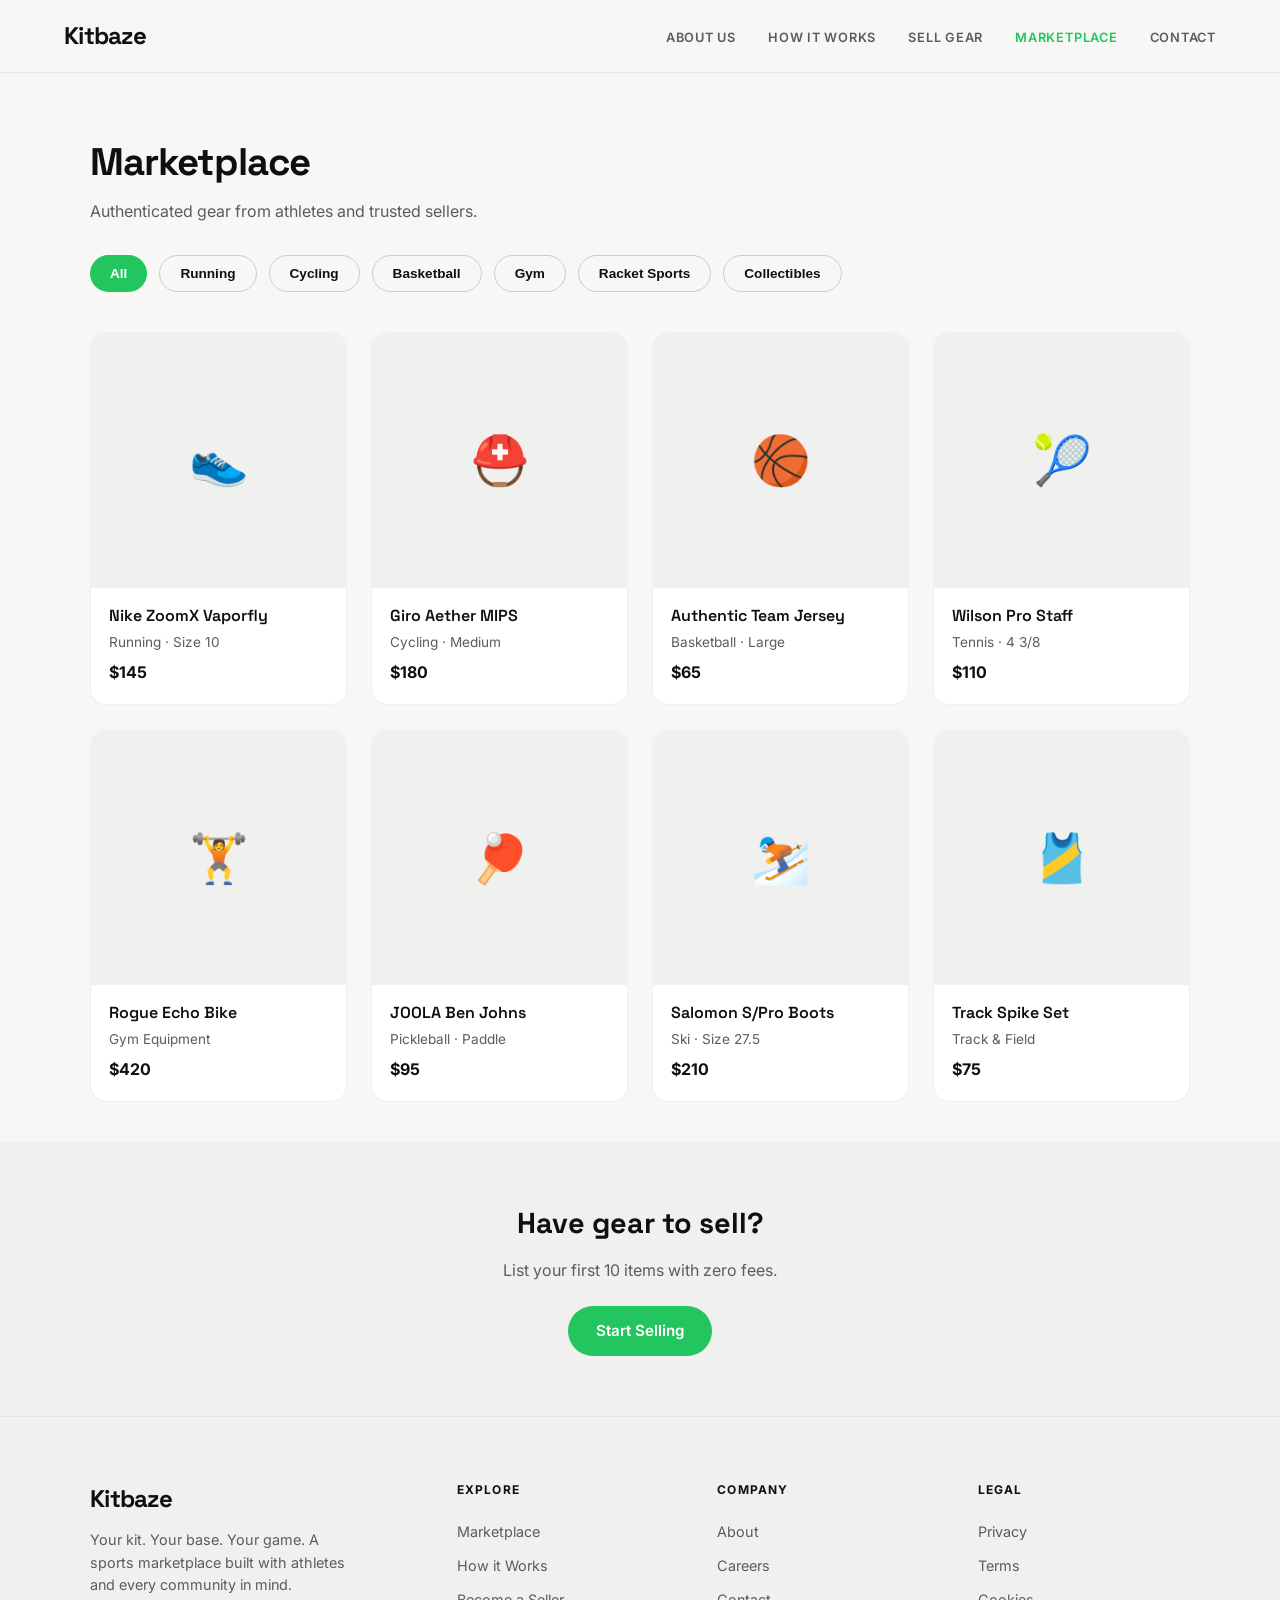
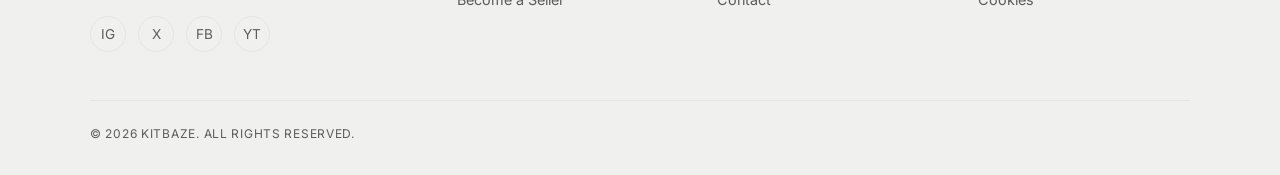
<file: marketplace.html>
<!DOCTYPE html>
<html lang="en">
<head>
  <meta charset="UTF-8" />
  <meta name="viewport" content="width=device-width, initial-scale=1.0" />
  <title>Marketplace — Kitbaze</title>
  <link rel="preconnect" href="https://fonts.googleapis.com" />
  <link rel="preconnect" href="https://fonts.gstatic.com" crossorigin />
  <link href="https://fonts.googleapis.com/css2?family=Inter:wght@400;500;600;700;800&family=Space+Grotesk:wght@500;600;700&display=swap" rel="stylesheet" />
  <link rel="stylesheet" href="styles.css" />
</head>
<body>
  <nav class="nav">
    <div class="nav-inner">
      <a href="index.html" class="logo">Kitbaze</a>
      <ul class="nav-links">
        <li><a href="about.html">About Us</a></li>
        <li><a href="how-it-works.html">How It Works</a></li>
        <li><a href="seller.html">Sell Gear</a></li>
        <li><a href="marketplace.html" class="active">Marketplace</a></li>
        <li><a href="contact.html">Contact</a></li>
      </ul>
    </div>
  </nav>

  <section style="padding:60px 24px 40px;">
    <div class="container">
      <h1 style="font-size:2.4rem;font-weight:700;letter-spacing:-0.03em;margin-bottom:8px;">Marketplace</h1>
      <p style="color:var(--text-muted);margin-bottom:32px;">Authenticated gear from athletes and trusted sellers.</p>

      <div style="display:flex;gap:12px;flex-wrap:wrap;margin-bottom:40px;">
        <button class="btn btn-primary" style="padding:10px 20px;font-size:0.85rem;">All</button>
        <button class="btn btn-outline" style="padding:10px 20px;font-size:0.85rem;">Running</button>
        <button class="btn btn-outline" style="padding:10px 20px;font-size:0.85rem;">Cycling</button>
        <button class="btn btn-outline" style="padding:10px 20px;font-size:0.85rem;">Basketball</button>
        <button class="btn btn-outline" style="padding:10px 20px;font-size:0.85rem;">Gym</button>
        <button class="btn btn-outline" style="padding:10px 20px;font-size:0.85rem;">Racket Sports</button>
        <button class="btn btn-outline" style="padding:10px 20px;font-size:0.85rem;">Collectibles</button>
      </div>

      <div class="product-grid">
        <div class="product-card"><div class="product-img">👟</div><div class="product-info"><h3>Nike ZoomX Vaporfly</h3><div class="product-meta">Running · Size 10</div><div class="product-price">$145</div></div></div>
        <div class="product-card"><div class="product-img">⛑️</div><div class="product-info"><h3>Giro Aether MIPS</h3><div class="product-meta">Cycling · Medium</div><div class="product-price">$180</div></div></div>
        <div class="product-card"><div class="product-img">🏀</div><div class="product-info"><h3>Authentic Team Jersey</h3><div class="product-meta">Basketball · Large</div><div class="product-price">$65</div></div></div>
        <div class="product-card"><div class="product-img">🎾</div><div class="product-info"><h3>Wilson Pro Staff</h3><div class="product-meta">Tennis · 4 3/8</div><div class="product-price">$110</div></div></div>
        <div class="product-card"><div class="product-img">🏋️</div><div class="product-info"><h3>Rogue Echo Bike</h3><div class="product-meta">Gym Equipment</div><div class="product-price">$420</div></div></div>
        <div class="product-card"><div class="product-img">🏓</div><div class="product-info"><h3>JOOLA Ben Johns</h3><div class="product-meta">Pickleball · Paddle</div><div class="product-price">$95</div></div></div>
        <div class="product-card"><div class="product-img">⛷️</div><div class="product-info"><h3>Salomon S/Pro Boots</h3><div class="product-meta">Ski · Size 27.5</div><div class="product-price">$210</div></div></div>
        <div class="product-card"><div class="product-img">🎽</div><div class="product-info"><h3>Track Spike Set</h3><div class="product-meta">Track & Field</div><div class="product-price">$75</div></div></div>
      </div>
    </div>
  </section>

  <section style="background:#f0f0ee;text-align:center;padding:60px 24px;">
    <div class="container">
      <h2 style="font-size:1.8rem;font-weight:700;margin-bottom:12px;">Have gear to sell?</h2>
      <p style="color:var(--text-muted);margin-bottom:24px;">List your first 10 items with zero fees.</p>
      <a href="seller.html" class="btn btn-primary">Start Selling</a>
    </div>
  </section>

  <footer>
    <div class="footer-inner">
      <div class="footer-brand">
        <div class="logo">Kitbaze</div>
        <p>Your kit. Your base. Your game. A sports marketplace built with athletes and every community in mind.</p>
        <div class="footer-social"><a href="#">IG</a><a href="#">X</a><a href="#">FB</a><a href="#">YT</a></div>
      </div>
      <div class="footer-col"><h4>Explore</h4><a href="marketplace.html">Marketplace</a><a href="how-it-works.html">How it Works</a><a href="seller.html">Become a Seller</a></div>
      <div class="footer-col"><h4>Company</h4><a href="about.html">About</a><a href="#">Careers</a><a href="contact.html">Contact</a></div>
      <div class="footer-col"><h4>Legal</h4><a href="#">Privacy</a><a href="#">Terms</a><a href="#">Cookies</a></div>
    </div>
    <div class="footer-bottom">© 2026 KITBAZE. ALL RIGHTS RESERVED.</div>
  </footer>
</body>
</html>
</file>
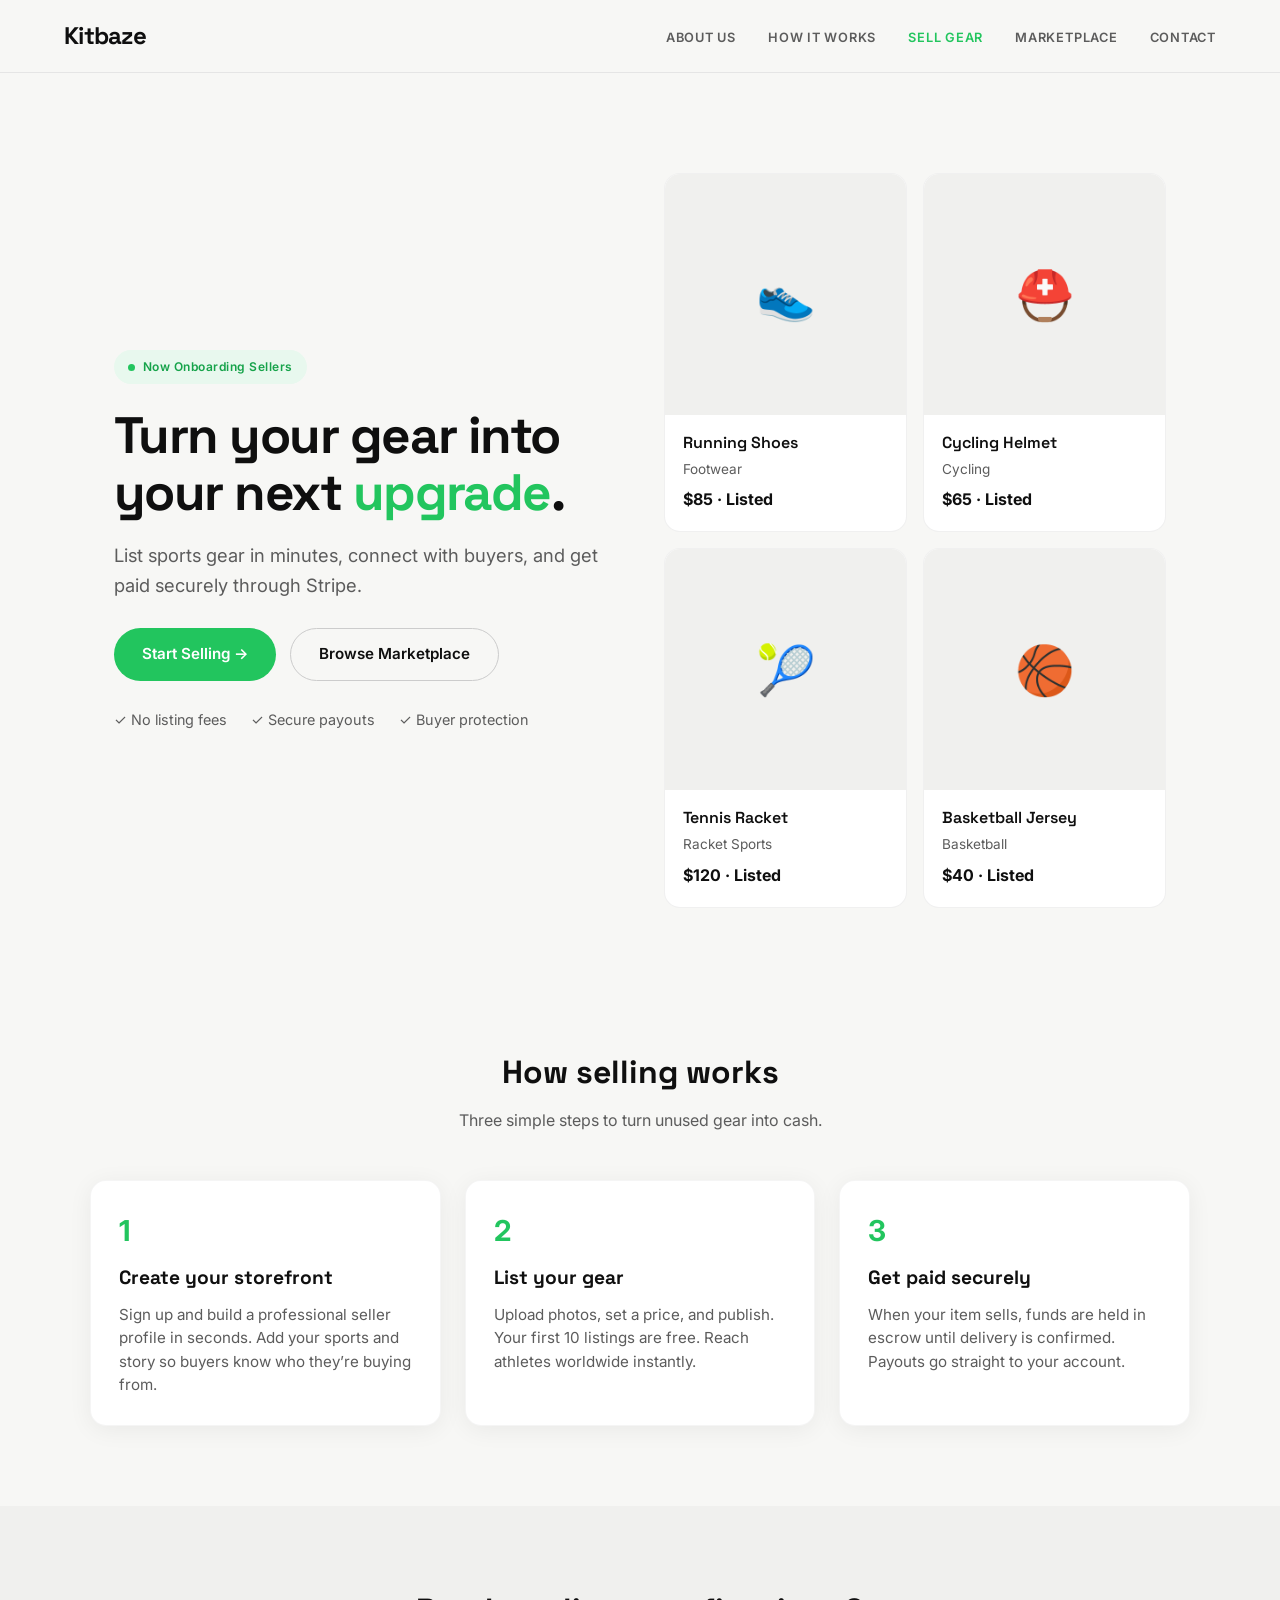
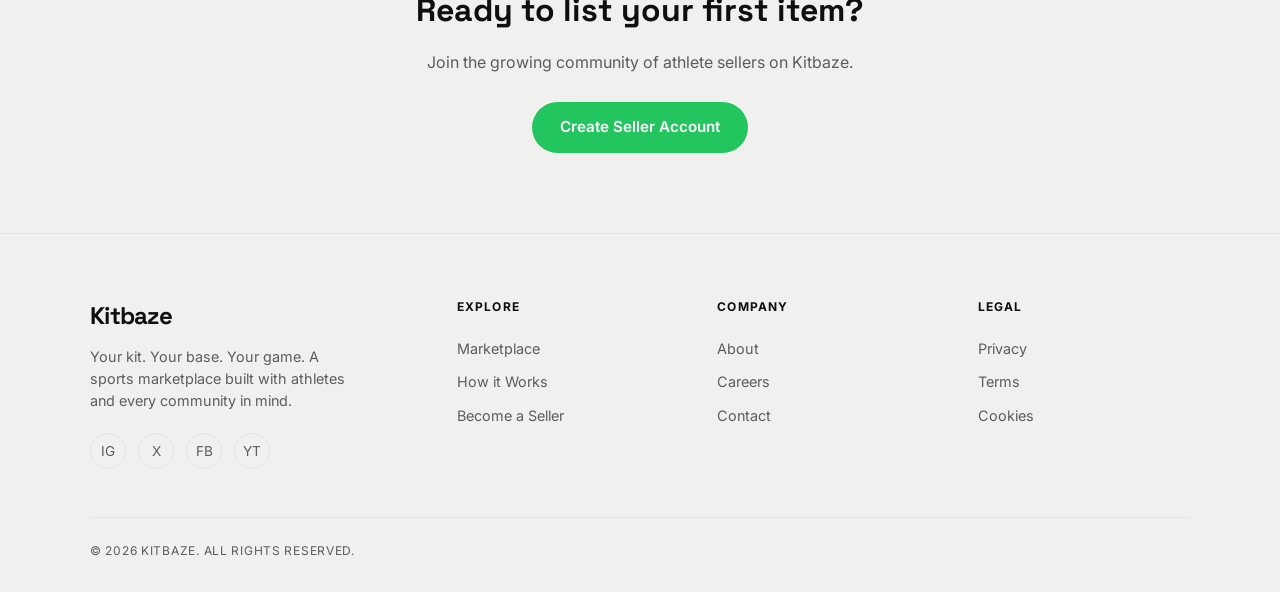
<file: seller.html>
<!DOCTYPE html>
<html lang="en">
<head>
  <meta charset="UTF-8" />
  <meta name="viewport" content="width=device-width, initial-scale=1.0" />
  <title>Sell Gear — Kitbaze</title>
  <link rel="preconnect" href="https://fonts.googleapis.com" />
  <link rel="preconnect" href="https://fonts.gstatic.com" crossorigin />
  <link href="https://fonts.googleapis.com/css2?family=Inter:wght@400;500;600;700;800&family=Space+Grotesk:wght@500;600;700&display=swap" rel="stylesheet" />
  <link rel="stylesheet" href="styles.css" />
</head>
<body>
  <nav class="nav">
    <div class="nav-inner">
      <a href="index.html" class="logo">Kitbaze</a>
      <ul class="nav-links">
        <li><a href="about.html">About Us</a></li>
        <li><a href="how-it-works.html">How It Works</a></li>
        <li><a href="seller.html" class="active">Sell Gear</a></li>
        <li><a href="marketplace.html">Marketplace</a></li>
        <li><a href="contact.html">Contact</a></li>
      </ul>
    </div>
  </nav>

  <section class="hero-simple" style="text-align:left;max-width:1100px;display:grid;grid-template-columns:1fr 1fr;gap:48px;align-items:center;">
    <div>
      <div class="badge">Now Onboarding Sellers</div>
      <h1 style="font-size:clamp(2.2rem,4vw,3.2rem);">Turn your gear into your next <span class="green">upgrade</span>.</h1>
      <p style="color:var(--text-muted);margin:20px 0 28px;line-height:1.6;">List sports gear in minutes, connect with buyers, and get paid securely through Stripe.</p>
      <div class="hero-btns" style="justify-content:flex-start;">
        <a href="#start" class="btn btn-primary">Start Selling →</a>
        <a href="marketplace.html" class="btn btn-outline">Browse Marketplace</a>
      </div>
      <div style="display:flex;gap:24px;margin-top:28px;font-size:0.9rem;color:var(--text-muted);flex-wrap:wrap;">
        <span>✓ No listing fees</span>
        <span>✓ Secure payouts</span>
        <span>✓ Buyer protection</span>
      </div>
    </div>
    <div style="display:grid;grid-template-columns:1fr 1fr;gap:16px;">
      <div class="product-card"><div class="product-img">👟</div><div class="product-info"><h3>Running Shoes</h3><div class="product-meta">Footwear</div><div class="product-price">$85 · Listed</div></div></div>
      <div class="product-card"><div class="product-img">⛑️</div><div class="product-info"><h3>Cycling Helmet</h3><div class="product-meta">Cycling</div><div class="product-price">$65 · Listed</div></div></div>
      <div class="product-card"><div class="product-img">🎾</div><div class="product-info"><h3>Tennis Racket</h3><div class="product-meta">Racket Sports</div><div class="product-price">$120 · Listed</div></div></div>
      <div class="product-card"><div class="product-img">🏀</div><div class="product-info"><h3>Basketball Jersey</h3><div class="product-meta">Basketball</div><div class="product-price">$40 · Listed</div></div></div>
    </div>
  </section>

  <section id="start">
    <div class="container">
      <h2 style="font-size:2rem;font-weight:700;margin-bottom:12px;text-align:center;">How selling works</h2>
      <p style="text-align:center;color:var(--text-muted);margin-bottom:48px;">Three simple steps to turn unused gear into cash.</p>
      <div class="card-grid">
        <div class="card">
          <div style="font-size:1.8rem;font-weight:700;color:var(--green);margin-bottom:12px;">1</div>
          <h3>Create your storefront</h3>
          <p>Sign up and build a professional seller profile in seconds. Add your sports and story so buyers know who they’re buying from.</p>
        </div>
        <div class="card">
          <div style="font-size:1.8rem;font-weight:700;color:var(--green);margin-bottom:12px;">2</div>
          <h3>List your gear</h3>
          <p>Upload photos, set a price, and publish. Your first 10 listings are free. Reach athletes worldwide instantly.</p>
        </div>
        <div class="card">
          <div style="font-size:1.8rem;font-weight:700;color:var(--green);margin-bottom:12px;">3</div>
          <h3>Get paid securely</h3>
          <p>When your item sells, funds are held in escrow until delivery is confirmed. Payouts go straight to your account.</p>
        </div>
      </div>
    </div>
  </section>

  <section style="background:#f0f0ee;text-align:center;">
    <div class="container">
      <h2 style="font-size:2rem;font-weight:700;margin-bottom:16px;">Ready to list your first item?</h2>
      <p style="color:var(--text-muted);margin-bottom:28px;">Join the growing community of athlete sellers on Kitbaze.</p>
      <a href="#" class="btn btn-primary">Create Seller Account</a>
    </div>
  </section>

  <footer>
    <div class="footer-inner">
      <div class="footer-brand">
        <div class="logo">Kitbaze</div>
        <p>Your kit. Your base. Your game. A sports marketplace built with athletes and every community in mind.</p>
        <div class="footer-social"><a href="#">IG</a><a href="#">X</a><a href="#">FB</a><a href="#">YT</a></div>
      </div>
      <div class="footer-col"><h4>Explore</h4><a href="marketplace.html">Marketplace</a><a href="how-it-works.html">How it Works</a><a href="seller.html">Become a Seller</a></div>
      <div class="footer-col"><h4>Company</h4><a href="about.html">About</a><a href="#">Careers</a><a href="contact.html">Contact</a></div>
      <div class="footer-col"><h4>Legal</h4><a href="#">Privacy</a><a href="#">Terms</a><a href="#">Cookies</a></div>
    </div>
    <div class="footer-bottom">© 2026 KITBAZE. ALL RIGHTS RESERVED.</div>
  </footer>
</body>
</html>
</file>
<file: styles.css>
:root {
  --green: #22c55e;
  --green-dark: #16a34a;
  --bg: #f7f7f5;
  --bg-card: #ffffff;
  --text: #0f0f0f;
  --text-muted: #5c5c5c;
  --border: #e5e5e5;
  --dark: #0a0a0a;
  --radius: 16px;
  --shadow: 0 4px 24px rgba(0,0,0,0.06);
}

* { margin: 0; padding: 0; box-sizing: border-box; }
html { scroll-behavior: smooth; }
body {
  font-family: 'Inter', system-ui, -apple-system, sans-serif;
  background: var(--bg);
  color: var(--text);
  line-height: 1.5;
  -webkit-font-smoothing: antialiased;
}
h1, h2, h3, .logo { font-family: 'Space Grotesk', 'Inter', sans-serif; }
a { text-decoration: none; color: inherit; }
img { max-width: 100%; display: block; }

/* NAV */
.nav {
  position: sticky; top: 0; z-index: 100;
  background: rgba(247,247,245,0.92);
  backdrop-filter: blur(12px);
  border-bottom: 1px solid var(--border);
}
.nav-inner {
  max-width: 1200px; margin: 0 auto; padding: 18px 24px;
  display: flex; align-items: center; justify-content: space-between;
}
.logo { font-size: 1.5rem; font-weight: 700; letter-spacing: -0.03em; }
.nav-links { display: flex; gap: 32px; list-style: none; }
.nav-links a {
  font-size: 0.8rem; font-weight: 600; letter-spacing: 0.06em;
  text-transform: uppercase; color: var(--text-muted); transition: color 0.2s;
}
.nav-links a:hover, .nav-links a.active { color: var(--green); }

/* BUTTONS */
.btn {
  display: inline-flex; align-items: center; justify-content: center; gap: 8px;
  padding: 14px 28px; border-radius: 999px; font-weight: 600; font-size: 0.95rem;
  transition: all 0.2s; cursor: pointer; border: none;
}
.btn-primary { background: var(--green); color: #fff; }
.btn-primary:hover { background: var(--green-dark); transform: translateY(-1px); }
.btn-outline { background: transparent; color: var(--text); border: 1.5px solid #ccc; }
.btn-outline:hover { border-color: var(--text); }

/* SECTIONS */
section { padding: 80px 24px; }
.container { max-width: 1100px; margin: 0 auto; }
.section-label {
  font-size: 0.75rem; font-weight: 600; letter-spacing: 0.12em;
  text-transform: uppercase; color: var(--text-muted); margin-bottom: 16px;
}
.section-label.green { color: var(--green); }

/* HERO shared */
.hero-simple {
  text-align: center; padding: 100px 24px 60px; max-width: 800px; margin: 0 auto;
}
.hero-simple .badge {
  display: inline-flex; align-items: center; gap: 8px;
  background: #e8f8ee; color: var(--green-dark); font-size: 0.75rem;
  font-weight: 600; letter-spacing: 0.04em; padding: 8px 14px;
  border-radius: 999px; margin-bottom: 24px;
}
.hero-simple .badge::before {
  content: ''; width: 7px; height: 7px; background: var(--green); border-radius: 50%;
}
.hero-simple h1 {
  font-size: clamp(2.5rem, 5vw, 3.8rem); font-weight: 700;
  line-height: 1.1; letter-spacing: -0.03em; margin-bottom: 20px;
}
.hero-simple h1 .green { color: var(--green); }
.hero-simple p {
  font-size: 1.15rem; color: var(--text-muted); max-width: 560px;
  margin: 0 auto 32px; line-height: 1.6;
}
.hero-btns { display: flex; gap: 14px; justify-content: center; flex-wrap: wrap; }

/* CARDS */
.card-grid {
  display: grid; grid-template-columns: repeat(auto-fit, minmax(260px, 1fr));
  gap: 24px; margin-top: 48px;
}
.card {
  background: var(--bg-card); border-radius: var(--radius); padding: 28px;
  border: 1px solid rgba(0,0,0,0.04); box-shadow: var(--shadow);
}
.card h3 { font-size: 1.2rem; font-weight: 700; margin-bottom: 10px; }
.card p { font-size: 0.95rem; color: var(--text-muted); line-height: 1.55; }

/* FOOTER */
footer {
  background: #f0f0ee; padding: 64px 24px 32px; border-top: 1px solid var(--border);
}
.footer-inner {
  max-width: 1100px; margin: 0 auto;
  display: grid; grid-template-columns: 1.5fr 1fr 1fr 1fr; gap: 48px; margin-bottom: 48px;
}
.footer-brand p {
  color: var(--text-muted); font-size: 0.9rem; margin-top: 12px;
  max-width: 260px; line-height: 1.55;
}
.footer-social { display: flex; gap: 12px; margin-top: 20px; }
.footer-social a {
  width: 36px; height: 36px; border-radius: 50%; border: 1px solid var(--border);
  display: flex; align-items: center; justify-content: center;
  font-size: 0.85rem; color: var(--text-muted); transition: all 0.2s;
}
.footer-social a:hover { border-color: var(--text); color: var(--text); }
.footer-col h4 {
  font-size: 0.75rem; font-weight: 700; letter-spacing: 0.1em;
  text-transform: uppercase; margin-bottom: 16px;
}
.footer-col a {
  display: block; color: var(--text-muted); font-size: 0.9rem;
  padding: 6px 0; transition: color 0.2s;
}
.footer-col a:hover { color: var(--text); }
.footer-bottom {
  max-width: 1100px; margin: 0 auto; padding-top: 24px;
  border-top: 1px solid var(--border); font-size: 0.75rem;
  color: var(--text-muted); letter-spacing: 0.06em;
}

/* PRODUCT GRID */
.product-grid {
  display: grid; grid-template-columns: repeat(auto-fill, minmax(240px, 1fr));
  gap: 24px; margin-top: 40px;
}
.product-card {
  background: var(--bg-card); border-radius: var(--radius); overflow: hidden;
  border: 1px solid rgba(0,0,0,0.06); transition: transform 0.2s, box-shadow 0.2s;
}
.product-card:hover { transform: translateY(-4px); box-shadow: var(--shadow); }
.product-img {
  aspect-ratio: 1; background: #f0f0ee;
  display: flex; align-items: center; justify-content: center; font-size: 3rem;
}
.product-info { padding: 16px 18px 20px; }
.product-info h3 { font-size: 1rem; font-weight: 600; margin-bottom: 4px; }
.product-meta { font-size: 0.85rem; color: var(--text-muted); }
.product-price { font-weight: 700; color: var(--text); margin-top: 8px; }

/* RESPONSIVE */
@media (max-width: 900px) {
  .nav-links { display: none; }
  .footer-inner { grid-template-columns: 1fr 1fr; }
}
@media (max-width: 600px) {
  .footer-inner { grid-template-columns: 1fr; }
}
</file>
